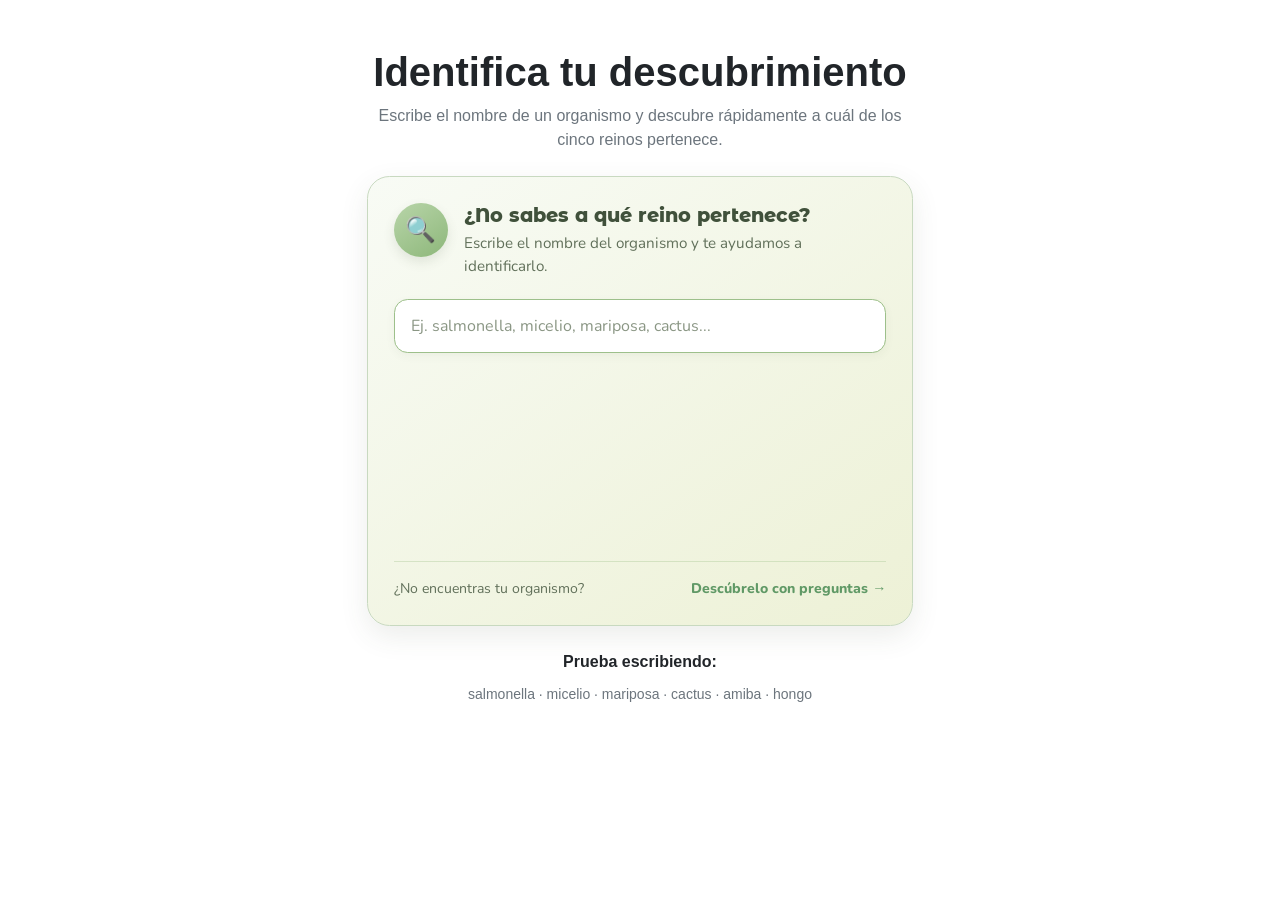
<file: src/main/resources/static/pages/buscar-reino.html>
<!doctype html>
<html lang="es">
<head>
  <meta charset="UTF-8" />
  <meta name="viewport" content="width=device-width, initial-scale=1.0" />
  <title>Identificador de Reinos | InstaRama</title>
  <!--TODO FUENTES -->
  <link rel="preconnect" href="https://fonts.googleapis.com" />
  <link rel="preconnect" href="https://fonts.gstatic.com" crossorigin />
  <link href="https://fonts.googleapis.com/css2?family=Montserrat+Alternates:wght@400;700;800&family=Nunito:wght@400;700&family=Onest:wght@400;700;800&display=swap" rel="stylesheet" />
  <!--TODO BOOTSTRAP -->
  <link href="https://cdn.jsdelivr.net/npm/bootstrap@5.3.8/dist/css/bootstrap.min.css" rel="stylesheet" />
  <!--? CSS IDENTIFICADOR DE REINOS -->
  <link rel="stylesheet" href="../assets/css/pages/identificacion-reinos.css" />
  <link rel="stylesheet" href="../assets/css/base/global.css" />
</head>
<body>
  <!--? CONTENEDOR PRINCIPAL -->
  <main class="container py-5">
    <div class="row justify-content-center">
      <div class="col-12 col-lg-8 col-xl-6">
        <!--? PRESENTACIÓN -->
        <div class="text-center mb-4">
          <h1 class="fw-bold">Identifica tu descubrimiento</h1>
          <p class="text-secondary">Escribe el nombre de un organismo y descubre rápidamente a cuál de los cinco reinos pertenece.</p>
        </div>
        <!--? IDENTIFICACIÓN RÁPIDA DEL REINO -->
        <aside class="identificador-reino">
          <div class="identificador-encabezado">
            <span class="identificador-icono">🔍</span>
            <div>
              <h6>¿No sabes a qué reino pertenece?</h6>
              <p>Escribe el nombre del organismo y te ayudamos a identificarlo.</p>
            </div>
          </div>
          <div class="identificador-buscador">
            <input type="text" id="inputBuscarReino" class="form-control" placeholder="Ej. salmonella, micelio, mariposa, cactus..." autocomplete="off" />
          </div>
          <div id="resultadoReino" class="resultado-reino d-none" aria-live="polite">
            <img id="imagenReinoDetectado" src="../assets/img/publicacion/imagenPredeterminada.png" alt="Ejemplo del reino identificado" class="resultado-reino-imagen" />
            <div class="resultado-reino-info">
              <span class="resultado-reino-etiqueta">Resultado probable</span>
              <strong id="nombreReinoDetectado">Reino</strong>
              <p id="descripcionReinoDetectado"></p>
            </div>
          </div>
          <div class="identificador-ayuda">
            <span>¿No encuentras tu organismo?</span>
            <a href="clasificacion.html#actividad">Descúbrelo con preguntas →</a>
          </div>
        </aside>
        <!--? FIN IDENTIFICACIÓN RÁPIDA DEL REINO -->
        <!--? EJEMPLOS PARA PROBAR -->
        <div class="mt-4 text-center">
          <p class="mb-2 fw-semibold">Prueba escribiendo:</p>
          <small class="text-secondary">salmonella · micelio · mariposa · cactus · amiba · hongo</small>
        </div>
      </div>
    </div>
  </main>
  <!--? JAVASCRIPT IDENTIFICADOR DE REINOS -->
  <script src="../assets/js/pages/identificacion-reinos.js"></script>
  <script src="../assets/js/core/main.js" type="module"></script>
</body>
</html>
</file>
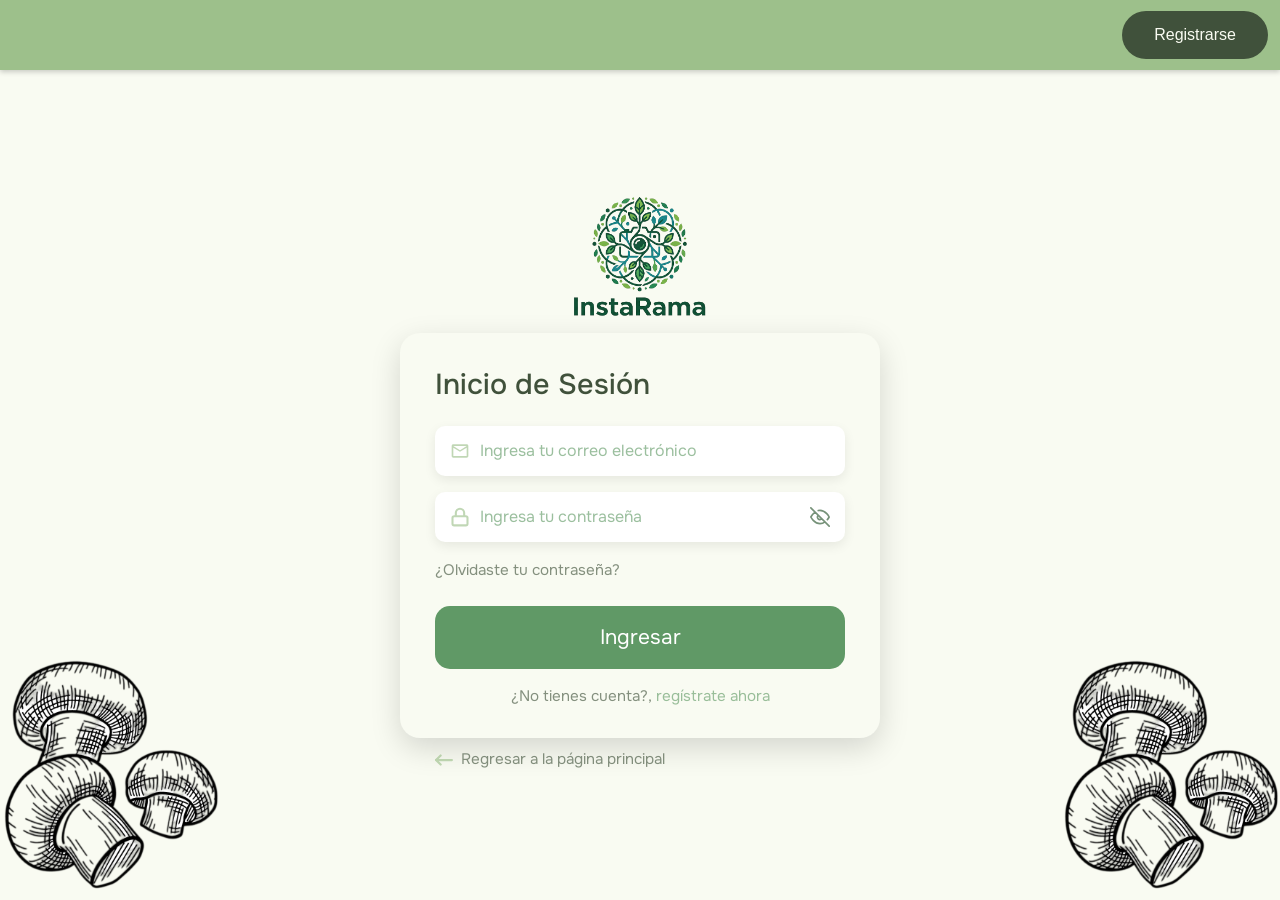
<file: src/main/resources/static/pages/login.html>
<!doctype html>
<html lang="es">
  <head>
    <meta charset="UTF-8" />
    <meta name="viewport" content="width=device-width, initial-scale=1.0" />
    <title>Iniciar Sesión InstaRama</title>

    <!-- TODO: Bootstrap 5 CSS -->
    <link
      href="https://cdn.jsdelivr.net/npm/bootstrap@5.3.0/dist/css/bootstrap.min.css"
      rel="stylesheet"
    />

    <!--TODO:  Google Fonts: Onest -->
    <link rel="preconnect" href="https://fonts.googleapis.com" />
    <link rel="preconnect" href="https://fonts.gstatic.com" crossorigin />
    <link
      href="https://fonts.googleapis.com/css2?family=Onest:wght@400;500;700&display=swap"
      rel="stylesheet"
    />

    <!-- TODO: CSS personalizado -->
    <link rel="stylesheet" href="../assets/css/base/contactanos.css" />
    <link rel="stylesheet" href="../assets/css/pages/login.css" />
    <link rel="stylesheet" href="../assets/css/base/paleta.css" />
    <link rel="stylesheet" href="../assets/css/base/global.css" />
  </head>

  <body>

    <!-- CONTENIDO PRINCIPAL -->
    <main class="main-content">
      <!-- LOGO Instarama-->
      <div class="logo-container">
        <a class="logo-link">
          <img
            src="../assets/img/logo/Logo contexto.svg"
            alt="Logo de InstaRama"
            class="logo-img"
          />
        </a>
      </div>

      <!-- TODO: TARJETA DE LOGIN -->
      <div class="login-card">
        <h2 class="form-title mb-4">Inicio de Sesión</h2>

        <form id="loginForm" action="" novalidate>
          <!-- Campo: Correo -->
          <div class="mb-3">
            <div class="input-group-custom">
              <img
                src="../assets/img/icons/icon-email.svg"
                alt="Email"
                class="input-icon"
              />
              <input
                type="email"
                class="form-control custom-input"
                id="email"
                placeholder="Ingresa tu correo electrónico"
                required
              />
            </div>
            <div id="emailError" class="text-danger small mt-1"></div>
          </div>

          <!-- Campo: Contraseña -->
          <div class="mb-3">
            <div class="input-group-custom">
              <img
                src="../assets/img/icons/icon-password.svg"
                alt="Password"
                class="input-icon"
              />
              <input
                type="password"
                class="form-control custom-input"
                id="password"
                placeholder="Ingresa tu contraseña"
                required
              />
              <button
                type="button"
                class="toggle-password"
                id="togglePassword"
                aria-label="Mostrar u ocultar contraseña"
              >
                <img
                  src="../assets/img/icons/ojo-cerrado.svg"
                  alt="Mostrar contraseña"
                  id="toggleIcon"
                  class="toggle-icon"
                />
              </button>
            </div>
            <div id="passwordError" class="text-danger small mt-1"></div>
          </div>

          <div id="alert-container" class="mb-3"></div>
          <!-- TODO:  Error general-->
          <div id="loginError" class="d-none mb-3" role="alert"></div>

          <!-- ¿Olvidaste tu contraseña? -->
          <div class="mb-4 text-start">
            <a class="forgot-link" href="./recuperarContrasena.html">¿Olvidaste tu contraseña?</a>
          </div>

          <!-- Botón Ingresar -->
          <div class="d-grid gap-2 mb-3">
            <button type="submit" class="btn custom-btn">Ingresar</button>
          </div>

          <!-- ¿No tienes cuenta? -->
          <p class="register-text text-center mb-0">
            ¿No tienes cuenta?,
            <a href="#" id="registerLink" class="register-link"
              >regístrate ahora</a
            >
          </p>
        </form>
      </div>

      <!-- TODO: Regresar a la página principal -->
      <div class="back-container">
        <a href="../index.html" class="back-link">
          <img
            src="../assets/img/icons/icon-arrow.svg"
            alt="Arrow"
            class="back-icon"
          />
          Regresar a la página principal
        </a>
      </div>
    </main>

    <!-- TODO: Decoración: Hongos-->
    <img
      src="../assets/img/icons/hongo-izquierda.svg"
      alt=""
      class="hongo hongo-izquierda"
    />
    <img
      src="../assets/img/icons/hongo-derecha.svg"
      alt=""
      class="hongo hongo-derecha"
    />

    <!-- TODO: Bootstrap 5 JS -->
    <script src="https://cdn.jsdelivr.net/npm/bootstrap@5.3.0/dist/js/bootstrap.bundle.min.js"></script>
    <script type="module" src="../assets/js/pages/login.js"></script>
    <script src="../assets/js/core/main.js" type="module"></script>
    <script src="../assets/js/core/render.js" type="module"></script>
  </body>
</html>
</file>
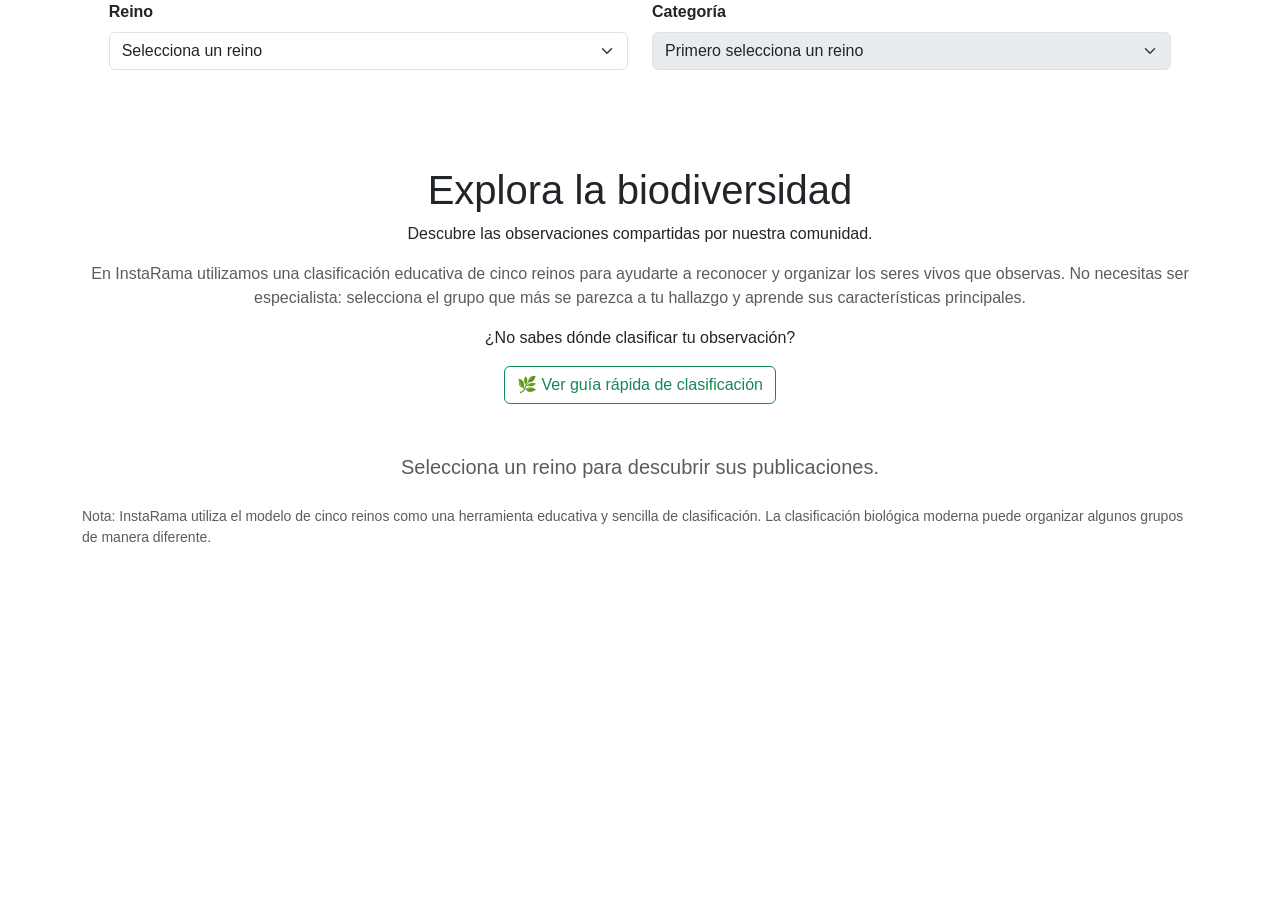
<file: src/main/resources/static/pages/objetos.html>
<!DOCTYPE html>
<html lang="en">
<head>
    <meta charset="UTF-8">
    <meta name="viewport" content="width=device-width, initial-scale=1.0">
    <title>Feed | InstaRama</title>

    </head>

<body>

<!--Demostración de publicaciones y aprende la clasificación de reinos-->
<div class="row justify-content-center mb-5">
    <div class="col-12 col-md-5">
        <label
            for="filtro-reino"
            class="form-label fw-bold">
            Reino
        </label>

        <select
            id="filtro-reino"
            class="form-select">
            <option value="">
                Selecciona un reino
            </option>
            <option value="1">Monera</option>
            <option value="2">Protista</option>
            <option value="3">Fungi</option>
            <option value="4">Plantae</option>
            <option value="5">Animalia</option>
        </select>

    </div>

    <div class="col-12 col-md-5">
        <label
            for="filtro-categoria"
            class="form-label fw-bold">
            Categoría
        </label>
        <select
            id="filtro-categoria"
            class="form-select"
            disabled>
            <option value="">
                Primero selecciona un reino
            </option>
        </select>
    </div>

</div>
 <link
        href="https://cdn.jsdelivr.net/npm/bootstrap@5.3.3/dist/css/bootstrap.min.css"
        rel="stylesheet"
    >
    <link rel="stylesheet" href="../assets/css/pages/objetos.css">
  <link rel="stylesheet" href="../assets/css/base/global.css" />
</head>
<body>
     <main class="container py-5">
        <div class="text-center mb-5">
            <h1>Explora la biodiversidad</h1>
            <p>
                Descubre las observaciones compartidas por nuestra comunidad.
            </p> 

<p class="text-muted">
    En InstaRama utilizamos una clasificación educativa de cinco reinos
    para ayudarte a reconocer y organizar los seres vivos que observas.
    No necesitas ser especialista: selecciona el grupo que más se parezca
    a tu hallazgo y aprende sus características principales.
</p>

<p class="text-center">
    ¿No sabes dónde clasificar tu observación?
</p>

<div class="text-center mb-4">
    <button
        class="btn btn-outline-success"
        type="button"
        data-bs-toggle="collapse"
        data-bs-target="#guiaClasificacion">
        🌿 Ver guía rápida de clasificación
    </button>
</div>

<div class="collapse" id="guiaClasificacion">
    <div class="accordion mb-5" id="accordionReinos">
        <!-- MONERA -->
        <div class="accordion-item">
            <h2 class="accordion-header">
                <button
                    class="accordion-button collapsed"
                    type="button"
                    data-bs-toggle="collapse"
                    data-bs-target="#monera">
                    🦠 Reino Monera
                </button>
            </h2>
            <div
                id="monera"
                class="accordion-collapse collapse"
                data-bs-parent="#accordionReinos">
                <div class="accordion-body">
                    <p>
                        Organismos microscópicos formados generalmente por
                        una sola célula y sin un núcleo verdadero.
                    </p>
                    <strong>Bacterias</strong>
                    <p>
                        Microorganismos unicelulares presentes en el suelo,
                        agua, aire y otros seres vivos.
                    </p>
                    <strong>Cianobacterias</strong>
                    <p>
                        Bacterias capaces de realizar fotosíntesis.
                        Suelen encontrarse en ambientes acuáticos o húmedos.
                    </p>
                </div>
            </div>
        </div>


        <!-- PROTISTA -->
        <div class="accordion-item">
            <h2 class="accordion-header">
                <button
                    class="accordion-button collapsed"
                    type="button"
                    data-bs-toggle="collapse"
                    data-bs-target="#protista">
                    🔬 Reino Protista
                </button>
            </h2>
            <div
                id="protista"
                class="accordion-collapse collapse"
                data-bs-parent="#accordionReinos">
                <div class="accordion-body">
                   <p>
                        Grupo educativo que incluye organismos principalmente
                        microscópicos que viven con frecuencia en ambientes
                        acuáticos o húmedos.
                    </p>
                    <strong>Protozoarios</strong>
                    <p>
                        Organismos microscópicos que pueden desplazarse mediante
                        cilios, flagelos u otras estructuras.
                    </p>
                    <strong>Algas microscópicas</strong>
                    <p>
                        Organismos acuáticos microscópicos capaces de realizar
                        fotosíntesis.
                    </p>
                </div>
            </div>
        </div>


        <!-- FUNGI -->
        <div class="accordion-item">
            <h2 class="accordion-header">
                <button
                    class="accordion-button collapsed"
                    type="button"
                    data-bs-toggle="collapse"
                    data-bs-target="#fungi">
                    🍄 Reino Fungi
                </button>
            </h2>
            <div
                id="fungi"
                class="accordion-collapse collapse"
                data-bs-parent="#accordionReinos">
                <div class="accordion-body">
                    <p>
                        Los hongos obtienen sus nutrientes absorbiendo materia
                        orgánica. Son muy importantes en la descomposición y
                        reciclaje de nutrientes.
                    </p>
                    <strong>Hongos macroscópicos</strong>
                    <p>
                        Son aquellos que podemos observar a simple vista,
                        como muchas setas.
                    </p>
                    <strong>Mohos</strong>
                    <p>
                        Forman estructuras filamentosas y suelen crecer sobre
                        materia orgánica húmeda.
                    </p>
                    <strong>Levaduras</strong>
                    <p>
                        Hongos unicelulares microscópicos.
                    </p>
                </div>
            </div>
        </div>


        <!-- PLANTAE -->
        <div class="accordion-item">
            <h2 class="accordion-header">
                <button
                    class="accordion-button collapsed"
                    type="button"
                    data-bs-toggle="collapse"
                    data-bs-target="#plantae">

                    🌿 Reino Plantae
               </button>
            </h2>

            <div
                id="plantae"
                class="accordion-collapse collapse"
               data-bs-parent="#accordionReinos">
                <div class="accordion-body">
                    <p>
                        Las plantas realizan fotosíntesis y producen gran parte
                        del oxígeno y alimento que sostiene los ecosistemas.
                    </p>
                    <strong>Musgos / Briófitas</strong>
                    <p>
                        Plantas pequeñas, sin flores ni semillas.
                        Se reproducen mediante esporas y suelen crecer en lugares húmedos.
                    </p>
                    <strong>Helechos / Pteridófitas</strong>
                    <p>
                        Tienen raíces, tallos y hojas verdaderas, pero no producen
                        flores ni semillas. Se reproducen mediante esporas.
                    </p>
                    <strong>Gimnospermas</strong>
                    <p>
                        Plantas con semillas que no están encerradas dentro de un fruto.
                        Los pinos son un ejemplo típico y producen conos.
                    </p>
                    <strong>Angiospermas</strong>
                    <p>
                        Son las plantas con flores. Sus semillas se desarrollan
                        dentro de frutos. Ejemplos: girasoles, árboles frutales
                        y muchas plantas de jardín.
                    </p>
                </div>
            </div>
        </div>
        <!-- ANIMALIA -->
        <div class="accordion-item">
            <h2 class="accordion-header">
                <button
                    class="accordion-button collapsed"
                    type="button"
                    data-bs-toggle="collapse"
                    data-bs-target="#animalia">
                    🐾 Reino Animalia
                </button>
            </h2>
            <div
                id="animalia"
                class="accordion-collapse collapse"
                data-bs-parent="#accordionReinos">
                <div class="accordion-body">
                    <p>
                        Los animales son organismos multicelulares que obtienen
                        alimento de otros seres vivos. Para facilitar su
                        identificación los dividimos en vertebrados e invertebrados.
                    </p>
                    <h5>Vertebrados</h5>
                    <strong>🐻 Mamíferos</strong>
                    <p>
                        Tienen pelo en alguna etapa de su vida, respiran mediante
                        pulmones y las hembras producen leche para alimentar a sus crías.
                    </p>
                    <strong>🐦 Aves</strong>
                    <p>
                        Tienen plumas, pico, alas y ponen huevos.
                        Muchas especies voladoras poseen un esternón con una
                        quilla desarrollada donde se insertan músculos del vuelo.
                    </p>
                    <strong>🦎 Reptiles</strong>
                    <p>
                        Generalmente presentan piel cubierta de escamas,
                        respiran mediante pulmones y regulan su temperatura
                        principalmente utilizando el ambiente.
                    </p>
                    <strong>🐸 Anfibios</strong>
                    <p>
                        Suelen tener piel húmeda y muchas especies pasan una
                        parte de su ciclo de vida en el agua y otra en tierra.
                    </p>
                    <strong>🐟 Peces</strong>
                    <p>
                        Viven en ambientes acuáticos, poseen aletas y generalmente
                        respiran mediante branquias.
                    </p>
                    <h5 class="mt-4">Invertebrados</h5>
                    <strong>🐞 Insectos</strong>
                    <p>
                        Tienen seis patas, dos antenas y el cuerpo dividido
                        en cabeza, tórax y abdomen.
                    </p>
                    <strong>🕷️ Arácnidos</strong>
                    <p>
                        Tienen ocho patas y no poseen antenas.
                        Aquí encontramos arañas, escorpiones y ácaros.
                    </p>
                    <strong>🦀 Crustáceos</strong>
                    <p>
                        Poseen un exoesqueleto y muchos viven en ambientes acuáticos.
                        Ejemplos: cangrejos y camarones.
                    </p>
                    <strong>🐌 Moluscos</strong>
                    <p>
                        Tienen cuerpo blando y algunos poseen concha.
                        Ejemplos: caracoles, almejas y pulpos.
                    </p>
                    <strong>🪱 Anélidos</strong>
                    <p>
                        Su cuerpo está dividido en segmentos.
                        Las lombrices son un ejemplo conocido.
                    </p>
                    <strong>⭐ Equinodermos</strong>
                    <p>
                        Son exclusivamente marinos. Incluyen estrellas de mar
                        y erizos.
                    </p>
                    <strong>Otros invertebrados</strong>
                    <p>
                        Aquí se pueden colocar organismos que no correspondan
                        claramente con los grupos anteriores.
                    </p>
                </div>
            </div>
        </div>
    </div>
</div>
    
</p>


        </div>
        <!-- Aquí JavaScript las publicaci ones-->

      <p
    id="mensaje-filtro"
    class="text-center text-muted fs-5">
    Selecciona un reino para descubrir sus publicaciones.
</p>  

<p class="small text-muted mt-4">
    Nota: InstaRama utiliza el modelo de cinco reinos como una herramienta
    educativa y sencilla de clasificación. La clasificación biológica moderna
    puede organizar algunos grupos de manera diferente.
</p>
        <div
            id="lista-publicaciones"
            class="row row-cols-1 row-cols-md-2  g-4">
        </div>
    </main>
  <!-- 1. Primero cargamos las categorías -->
<script src="../assets/js/pages/categorias.js"></script>

<!-- 2. Después cargamos las publicaciones -->
<script src="../assets/js/pages/objetos_publicacion.js"></script>

<!-- 3. Finalmente cargamos la lógica del feed -->
<script src="../assets/js/pages/feed_objeto.js"></script>

<!-- Bootstrap -->
<script
    src="https://cdn.jsdelivr.net/npm/bootstrap@5.3.3/dist/js/bootstrap.bundle.min.js">
</script>
<script src="../assets/js/core/render.js" type="module"></script>
  <script src="../assets/js/core/main.js" type="module"></script>
</body>
</html>
</file>
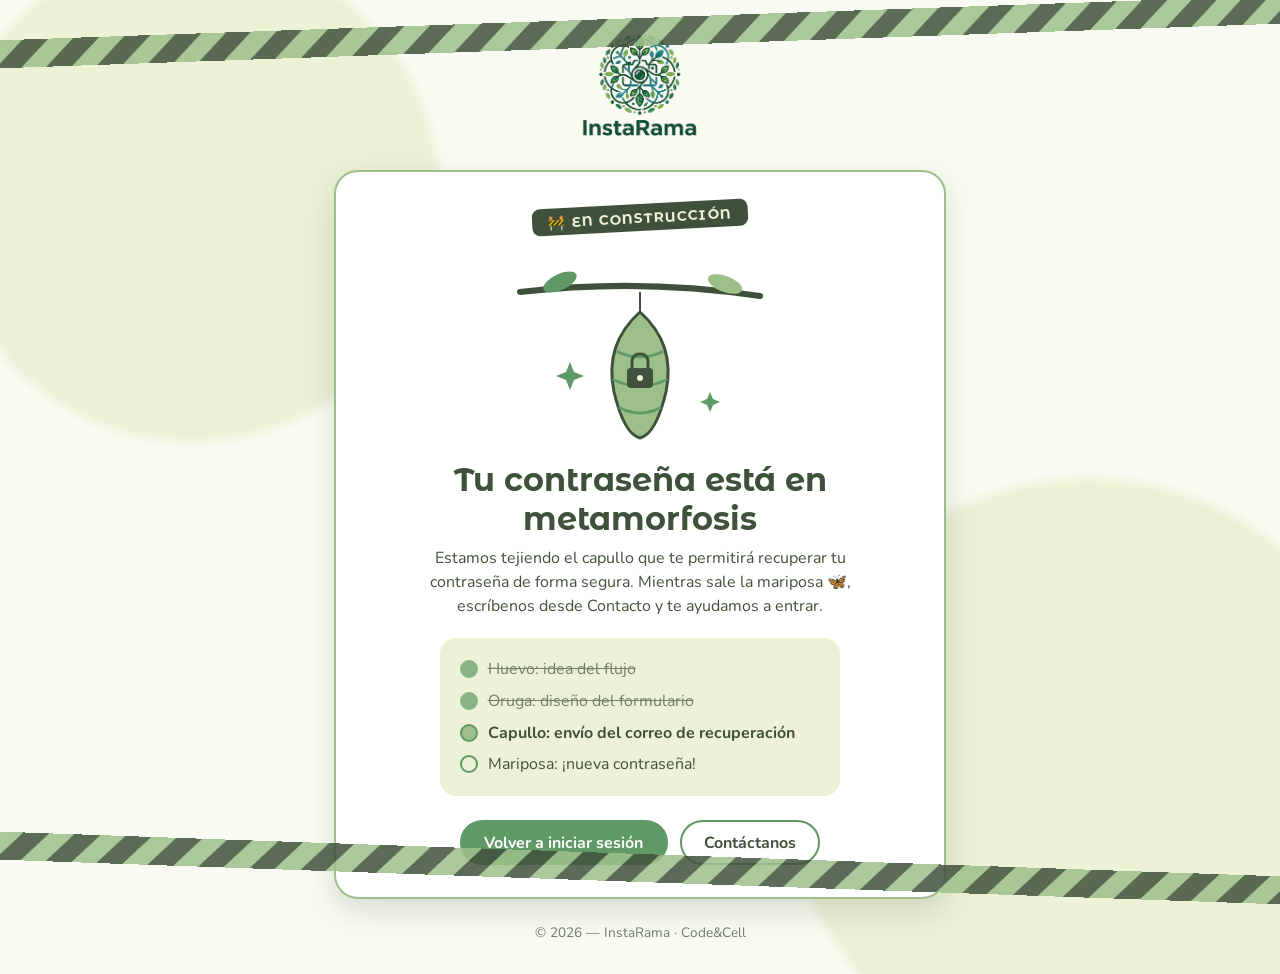
<file: src/main/resources/static/pages/recuperarContrasena.html>
<!doctype html>
<html lang="es">

<head>
  <meta charset="UTF-8" />
  <meta name="viewport" content="width=device-width, initial-scale=1.0" />
  <title>Recuperar contraseña | InstaRama</title>

  <link rel="preconnect" href="https://fonts.googleapis.com" />
  <link rel="preconnect" href="https://fonts.gstatic.com" crossorigin />
  <link
    href="https://fonts.googleapis.com/css2?family=Montserrat+Alternates:wght@500;600;700&family=Nunito:wght@400;600;700&display=swap"
    rel="stylesheet" />

  <link rel="stylesheet" href="../assets/css/base/paleta.css" />
  <link rel="stylesheet" href="../assets/css/base/global.css" />
  <link rel="stylesheet" href="../assets/css/pages/en-construccion.css" />
</head>

<body class="obra">
  <div class="obra-cinta obra-cinta--arriba" aria-hidden="true"></div>

  <a href="../index.html">
    <img src="../assets/img/logo/Logo contexto.svg" alt="Logo de InstaRama" class="obra-logo" />
  </a>

  <main class="obra-tarjeta">
    <span class="obra-letrero">🚧 En construcción</span>

    <!-- Capullo con candado colgando de una rama: la contraseña está en metamorfosis -->
    <svg class="obra-ilustracion" viewBox="0 0 260 200" role="img"
      aria-label="Un capullo con un candado colgando de una rama">
      <!-- Rama -->
      <path d="M10 40 Q130 26 250 44" fill="none" stroke="var(--ir-verde-oscuro)" stroke-width="6"
        stroke-linecap="round" />
      <ellipse cx="50" cy="30" rx="18" ry="8" fill="var(--ir-verde)" transform="rotate(-25 50 30)" />
      <ellipse cx="215" cy="32" rx="18" ry="8" fill="var(--ir-verde-claro)" transform="rotate(20 215 32)" />

      <!-- Capullo -->
      <g class="capullo">
        <line x1="130" y1="40" x2="130" y2="62" stroke="var(--ir-verde-oscuro)" stroke-width="2" />
        <path d="M130 60 Q166 92 156 140 Q146 182 130 186 Q114 182 104 140 Q94 92 130 60 Z"
          fill="var(--ir-verde-claro)" stroke="var(--ir-verde-oscuro)" stroke-width="3" />
        <path d="M108 100 Q130 110 152 100 M104 128 Q130 140 156 128 M110 156 Q130 166 150 156" fill="none"
          stroke="var(--ir-verde)" stroke-width="3" stroke-linecap="round" />
        <!-- Candado -->
        <path d="M122 118 V110 Q122 102 130 102 Q138 102 138 110 V118" fill="none" stroke="var(--ir-verde-oscuro)"
          stroke-width="3" />
        <rect x="117" y="116" width="26" height="20" rx="4" fill="var(--ir-verde-oscuro)" />
        <circle cx="130" cy="126" r="3" fill="var(--ir-crema)" />
      </g>

      <!-- Destellos -->
      <g class="destello" fill="var(--ir-verde)">
        <path d="M60 110 l4 10 l10 4 l-10 4 l-4 10 l-4 -10 l-10 -4 l10 -4 Z" />
        <path d="M200 140 l3 7 l7 3 l-7 3 l-3 7 l-3 -7 l-7 -3 l7 -3 Z" />
      </g>
    </svg>

    <h1 class="obra-titulo">Tu contraseña está en metamorfosis</h1>
    <p class="obra-texto">
      Estamos tejiendo el capullo que te permitirá recuperar tu contraseña de forma segura.
      Mientras sale la mariposa 🦋, escríbenos desde Contacto y te ayudamos a entrar.
    </p>

    <ul class="obra-avance" aria-label="Avance de la sección">
      <li class="hecho">Huevo: idea del flujo</li>
      <li class="hecho">Oruga: diseño del formulario</li>
      <li class="en-curso">Capullo: envío del correo de recuperación</li>
      <li>Mariposa: ¡nueva contraseña!</li>
    </ul>

    <div class="obra-acciones">
      <a href="./login.html" class="obra-btn obra-btn--principal">Volver a iniciar sesión</a>
      <a href="./contacto.html" class="obra-btn obra-btn--secundario">Contáctanos</a>
    </div>
  </main>

  <p class="obra-pie">© 2026 — InstaRama · Code&amp;Cell</p>

  <div class="obra-cinta obra-cinta--abajo" aria-hidden="true"></div>

  <script src="../assets/js/core/main.js" type="module"></script>
</body>

</html>
</file>
<file: src/main/resources/static/assets/css/pages/identificacion-reinos.css>
/* =========================================================
   IDENTIFICACIÓN RÁPIDA DE REINOS
   ========================================================= */
.identificador-reino{
  width:100%;
  max-width:none;
  height:100%;
  min-height:100%;
  flex:1;
  margin:0;
  padding:1.6rem;
  align-self:stretch;
  display:flex;
  flex-direction:column;
  border:1px solid #C8D9C0;
  border-radius:1.4rem;
  background:linear-gradient(145deg,#F8FBF5 0%,#EDF1D6 100%);
  box-shadow:0 10px 28px rgba(64,81,59,0.10);
}
/* =========================================================
   ENCABEZADO
   ========================================================= */
.identificador-encabezado{
  display:flex;
  align-items:flex-start;
  gap:1rem;
  margin-bottom:1.3rem;
}
.identificador-icono{
  width:3.4rem;
  height:3.4rem;
  display:grid;
  place-items:center;
  flex-shrink:0;
  border-radius:50%;
  background:linear-gradient(145deg,#B8D5A9,#8DB77A);
  font-size:1.55rem;
  box-shadow:0 5px 12px rgba(64,81,59,0.12);
}
.identificador-encabezado h6{
  margin:0 0 0.3rem;
  color:#40513B;
  font-family:"Montserrat Alternates",sans-serif;
  font-size:1.2rem;
  font-weight:800;
  line-height:1.3;
}
.identificador-encabezado p{
  margin:0;
  color:#61705A;
  font-family:"Nunito",sans-serif;
  font-size:0.95rem;
  line-height:1.5;
}
/* =========================================================
   BUSCADOR
   ========================================================= */
.identificador-buscador{
  width:100%;
}
.identificador-buscador .form-control{
  width:100%;
  min-height:3.4rem;
  padding:0.8rem 1rem;
  border:1px solid #9DC08B;
  border-radius:0.85rem;
  background-color:#FFFFFF;
  color:#40513B;
  font-family:"Nunito",sans-serif;
  font-size:1rem;
  box-shadow:0 3px 10px rgba(64,81,59,0.05);
  transition:border-color 0.25s ease,box-shadow 0.25s ease;
}
.identificador-buscador .form-control::placeholder{
  color:#8A9684;
}
.identificador-buscador .form-control:focus{
  border-color:#609966;
  outline:none;
  box-shadow:0 0 0 0.2rem rgba(96,153,102,0.15);
}
/* =========================================================
   ESTADO INICIAL DEL IDENTIFICADOR
   ========================================================= */
.estado-inicial-reino{
  min-height:20rem;
  margin-top:1.3rem;
  padding:1.4rem;
  display:flex;
  flex-direction:column;
  align-items:center;
  justify-content:center;
  border:1px dashed #B7CDAE;
  border-radius:1.1rem;
  background-color:rgba(255,255,255,0.55);
  text-align:center;
}
.estado-inicial-icono{
  width:4.2rem;
  height:4.2rem;
  display:grid;
  place-items:center;
  margin:0 auto 0.8rem;
  border-radius:50%;
  background:linear-gradient(145deg,#EDF1D6,#DDE9C9);
  font-size:2rem;
  box-shadow:0 5px 14px rgba(64,81,59,0.08);
}
.estado-inicial-reino h6{
  margin:0 0 0.4rem;
  color:#40513B;
  font-family:"Montserrat Alternates",sans-serif;
  font-size:1.1rem;
  font-weight:800;
}
.estado-inicial-reino p{
  margin:0 0 1rem;
  color:#61705A;
  font-family:"Nunito",sans-serif;
  font-size:0.9rem;
}
/* =========================================================
   BOTONES DE EJEMPLOS
   ========================================================= */
.ejemplos-reinos{
  display:flex;
  flex-wrap:wrap;
  justify-content:center;
  gap:0.6rem;
  margin-bottom:1rem;
}
.ejemplo-reino{
  display:inline-flex;
  align-items:center;
  justify-content:center;
  gap:0.35rem;
  min-height:2.4rem;
  padding:0.5rem 0.8rem;
  border:1px solid #9DC08B;
  border-radius:50px;
  background-color:#FFFFFF;
  color:#40513B;
  font-family:"Nunito",sans-serif;
  font-size:0.85rem;
  font-weight:700;
  cursor:pointer;
  box-shadow:0 3px 8px rgba(64,81,59,0.06);
  transition:all 0.25s ease;
}
.ejemplo-reino:hover{
  border-color:#609966;
  background-color:#609966;
  color:#FFFFFF;
  transform:translateY(-2px);
  box-shadow:0 6px 14px rgba(64,81,59,0.14);
}
.ejemplo-reino:active{
  transform:translateY(0);
}
.estado-inicial-reino small{
  display:block;
  color:#7A8874;
  font-family:"Nunito",sans-serif;
  font-size:0.8rem;
  line-height:1.4;
}
/* =========================================================
   OCULTAR ESTADO INICIAL CUANDO HAY RESULTADO
   ========================================================= */
.identificador-reino:has(.resultado-reino:not(.d-none)) .estado-inicial-reino{
  display:none;
}
/* =========================================================
   RESULTADO DEL REINO
   ========================================================= */
.resultado-reino{
  min-height:20rem;
  grid-template-columns:9rem 1fr;
  align-items:center;
  gap:1.3rem;
  margin-top:1.3rem;
  padding:1.3rem;
  border:1px solid rgba(96,153,102,0.3);
  border-radius:1.1rem;
  background-color:#FFFFFF;
  box-shadow:0 7px 20px rgba(64,81,59,0.08);
}
.resultado-reino:not(.d-none){
  display:grid;
}
.resultado-reino-imagen{
  width:9rem;
  height:9rem;
  display:block;
  object-fit:cover;
  object-position:center;
  border:2px solid #DCE8D5;
  border-radius:1rem;
  background-color:#F4F7F1;
  box-shadow:0 5px 14px rgba(64,81,59,0.12);
}
.resultado-reino-info{
  min-width:0;
}
.resultado-reino-etiqueta{
  display:block;
  margin-bottom:0.3rem;
  color:#609966;
  font-family:"Onest",sans-serif;
  font-size:0.82rem;
  font-weight:800;
  letter-spacing:0.03rem;
  text-transform:uppercase;
}
.resultado-reino-info strong{
  display:block;
  margin-bottom:0.45rem;
  color:#40513B;
  font-family:"Montserrat Alternates",sans-serif;
  font-size:1.45rem;
  font-weight:800;
  line-height:1.2;
}
.resultado-reino-info p{
  margin:0;
  color:#61705A;
  font-family:"Nunito",sans-serif;
  font-size:0.95rem;
  line-height:1.5;
}
/* =========================================================
   AYUDA Y ENLACE
   ========================================================= */
.identificador-ayuda{
  display:flex;
  flex-wrap:wrap;
  align-items:center;
  justify-content:space-between;
  gap:0.6rem;
  margin-top:auto;
  padding-top:1rem;
  border-top:1px solid rgba(157,192,139,0.35);
  font-family:"Nunito",sans-serif;
  font-size:0.88rem;
}
.identificador-ayuda span{
  color:#61705A;
}
.identificador-ayuda a{
  color:#609966;
  font-weight:800;
  text-decoration:none;
  transition:color 0.25s ease;
}
.identificador-ayuda a:hover{
  color:#40513B;
  text-decoration:underline;
}
/* =========================================================
   POSICIÓN JUNTO AL FORMULARIO
   MISMA ALTURA PARA AMBAS COLUMNAS
   ========================================================= */
.fondo-responsivo .row.justify-content-center{
  align-items:stretch;
  gap:1.5rem;
}
.fondo-responsivo .row.justify-content-center>.col-12{
  display:flex;
}
.fondo-responsivo .row.justify-content-center>.col-12>.card{
  width:100%;
  height:100%;
}
/* =========================================================
   RESPONSIVE TABLET
   ========================================================= */
@media(max-width:992px){
  .fondo-responsivo .row.justify-content-center{
    align-items:flex-start;
  }
  .fondo-responsivo .row.justify-content-center>.col-12{
    display:block;
  }
  .fondo-responsivo .row.justify-content-center>.col-12>.card{
    height:auto;
  }
  .identificador-reino{
    width:100%;
    max-width:100%;
    height:auto;
    min-height:auto;
    margin-top:1.5rem;
  }
  .identificador-ayuda{
    margin-top:1.1rem;
  }
}
/* =========================================================
   RESPONSIVE CELULAR
   ========================================================= */
@media(max-width:36rem){
  .identificador-reino{
    max-width:100%;
    padding:1.2rem;
    border-radius:1rem;
  }
  .identificador-encabezado{
    gap:0.8rem;
    margin-bottom:1rem;
  }
  .identificador-icono{
    width:2.9rem;
    height:2.9rem;
    font-size:1.3rem;
  }
  .identificador-encabezado h6{
    font-size:1.05rem;
  }
  .identificador-encabezado p{
    font-size:0.88rem;
  }
  .identificador-buscador .form-control{
    min-height:3rem;
    font-size:0.92rem;
  }
  .estado-inicial-reino{
    min-height:18rem;
    padding:1.1rem 0.8rem;
  }
  .estado-inicial-icono{
    width:3.5rem;
    height:3.5rem;
    font-size:1.7rem;
  }
  .ejemplos-reinos{
    gap:0.45rem;
  }
  .ejemplo-reino{
    min-height:2.2rem;
    padding:0.45rem 0.7rem;
    font-size:0.8rem;
  }
  .resultado-reino{
    min-height:18rem;
    grid-template-columns:7rem 1fr;
    gap:1rem;
    padding:1rem;
  }
  .resultado-reino-imagen{
    width:7rem;
    height:7rem;
  }
  .resultado-reino-info strong{
    font-size:1.15rem;
  }
  .resultado-reino-info p{
    font-size:0.88rem;
  }
  .resultado-reino-etiqueta{
    font-size:0.72rem;
  }
  .identificador-ayuda{
    flex-direction:column;
    align-items:flex-start;
    font-size:0.83rem;
  }
}
/* =========================================================
   RESPONSIVE CELULAR PEQUEÑO
   ========================================================= */
@media(max-width:24rem){
  .identificador-reino{
    padding:1rem;
  }
  .identificador-encabezado{
    flex-direction:column;
  }
  .estado-inicial-reino{
    min-height:auto;
    text-align:center;
  }
  .ejemplos-reinos{
    flex-direction:column;
    width:100%;
  }
  .ejemplo-reino{
    width:100%;
  }
  .resultado-reino{
    min-height:auto;
    grid-template-columns:1fr;
    text-align:center;
  }
  .resultado-reino-imagen{
    width:8rem;
    height:8rem;
    margin-inline:auto;
  }
  .resultado-reino-info strong{
    font-size:1.25rem;
  }
}
</file>
<file: src/main/resources/static/assets/css/base/global.css>
/* ==========================================
   ESTILOS GENERALES
   Todos los HTML
   ========================================== */

body {
  margin: 0;
  padding: 0;
  font-family: Arial, sans-serif;
}

/* ==========================================
   CURSOR DE PERSONAJE
   ========================================== */

/* Ocultar el cursor normal */

body.cursor-personaje,
body.cursor-personaje * {
  cursor: none !important;
}

/* Contenedor del cursor: su esquina (0,0) es la punta de la flecha */

#personaje-cursor {
  position: fixed;
  left: 0;
  top: 0;
  width: 0;
  height: 0;

  pointer-events: none;
  z-index: 10000;

  opacity: 0;
  transition: opacity 0.2s ease;
  will-change: transform;
}

#personaje-cursor.visible {
  opacity: 1;
}

/* Flecha */

#personaje-cursor .punta {
  position: absolute;
  left: -1px;
  top: -1px;
  width: 20px;
  height: 24px;
  z-index: 2;

  transform-origin: 1px 1px;
  filter: drop-shadow(0 1px 1.5px rgba(0, 0, 0, 0.45));
  transition: transform 0.15s ease;
}

#personaje-cursor .punta path {
  fill: var(--ir-verde-oscuro, #40513b);
  stroke: var(--ir-fondo, #f9fbf2);
  stroke-width: 1.6;
  stroke-linejoin: round;
  transition: fill 0.15s ease;
}

/* Personaje debajo de la flecha */

#personaje-cursor img {
  position: absolute;
  left: 8px;
  top: 12px;
  width: 50px;
  height: 50px;
  z-index: 1;

  object-fit: contain;
  filter: drop-shadow(0 3px 4px rgba(0, 0, 0, 0.3));
  transition: transform 0.15s ease;
}

/* Sobre algo que se puede hacer clic: la punta cambia de color y crece */

#personaje-cursor.sobre-clic .punta {
  transform: scale(1.18);
}

#personaje-cursor.sobre-clic .punta path {
  fill: var(--ir-verde-claro, #9dc08b);
  stroke: var(--ir-verde-oscuro, #40513b);
}

#personaje-cursor.sobre-clic img {
  transform: rotate(-8deg) scale(1.05);
}

/* Al presionar */

#personaje-cursor.presionado .punta {
  transform: scale(0.85);
}

#personaje-cursor.presionado img {
  transform: scale(0.9);
}

/* ==========================================
   CONFETI
   ========================================== */

.confeti {
  position: fixed;

  pointer-events: none;

  z-index: 9999;

  animation: confeti 1.2s ease-out forwards;
}

/* Animación del confeti */

@keyframes confeti {
  0% {
    opacity: 1;

    transform: translate(0, 0) rotate(0deg);
  }

  100% {
    opacity: 0;

    transform: translate(var(--movimiento-x), var(--movimiento-y))
      rotate(var(--rotacion));
  }
}
</file>
<file: src/main/resources/static/assets/css/base/contactanos.css>
:root {
  /*fuentes*/
  --fuente-montserrat: "Montserrat Alternates", sans-serif;
  --fuente-onest: "Onest", sans-serif;
  --fuente--nunito: "Nunito", sans-serif;
  /*colores*/
  --verde-oscuro: #40513b;
  --verde-medio: #609966;
  --verde-claro: #9dc08b;
  --verde-suave: #edf1d6;
  --blanco-calido: #f9fbf2;
  --blanco: #ffffff;
  --color-texto-claro: #f9fbf2;

  /* --- Verdes principales --- */
  --color-verde-navbar: var(--verde-claro);
  --color-verde-1: #93c17c;
  --color-verde-1-hover: #7da869;
  --color-verde-2: #255f38;
  --color-verde-2-hover: #1a4227;
  --color-verde-borde: #4a5c40;
}

body {
  background-color: var(--blanco-calido);
}

.contenedor {
  max-width: 560px;
  margin: 40px auto;
  padding: 0 20px;
}

h1 {
  font-family: var(--fuente-montserrat);
  font-weight: 700;
  color: var(--verde-medio);
  margin-bottom: 15px;
}

.contenedor > p {
  font-family: var(--fuente--nunito);
  color: var(--verde-oscuro);
  text-align: center;
  line-height: 1.5;
  margin-bottom: 25px;
}

.btn-form {
  background-color: var(--verde-medio);
  color: var(--blanco);
  border: none;
  border-radius: 8px;
  padding: 10px;
  font-family: var(--fuente-onest);
  font-weight: 600;
}

.btn-form:hover {
  background-color: var(--verde-oscuro);
  color: var(--blanco);
}

form.border {
  background-color: var(--blanco);
  border: 1px solid var(--verde-claro) !important;
  border-radius: 15px;
  padding: 30px !important;
  box-shadow: 0 4px 12px rgba(64, 81, 59, 0.12);
}

.form-label {
  font-family: var(--fuente-onest);
  font-weight: 600;
  color: var(--verde-oscuro);
}

.form-control,
.form-select {
  font-family: var(--fuente-onest);
  border: 1px solid var(--verde-claro);
  border-radius: 8px;
  color: var(--verde-oscuro);
}

.form-control:focus,
.form-select:focus {
  border-color: var(--verde-medio);
  box-shadow: 0 0 0 3px rgba(157, 192, 139, 0.25);
}

/*todo: Navbar personalizada */
.navbar-custom {
  background-color: var(--color-verde-navbar);
  padding-top: 15px;
  padding-bottom: 15px;
  box-shadow: var(--sombra-suave);
}

.logo {
  height: 60px;
  width: auto;
}

/* * =========================================
   * ENLACES CENTRALES (Inicio, Acerca de, etc.)
   * ========================================= */

.navbar-custom .nav-link {
  font-family: Arial, sans-serif;
  color: var(--verde-oscuro);
  font-size: 16px;
  font-weight: 500;
  padding-bottom: 5px;
  /*padding: 8px 5px;*/
  position: relative;
  border-bottom: 3px solid transparent;
  transition: all 0.3s ease;
}

.navbar-custom .nav-link::after {
  content: "";
  position: absolute;
  width: 0%; /* Empieza sin ancho */
  height: 3px; /* Grosor de la línea */
  bottom: 0;
  left: 50%;
  background-color: var(--color-verde-borde);
  transition: all 0.3s ease;
  transform: translateX(-50%);
  border-radius: 5px;
}

.navbar-custom .nav-link:hover {
  color: var(--blanco);
}

.navbar-custom .nav-link:hover::after {
  width: 100%; /* La línea crece hacia los lados */
}

.navbar-custom .nav-link.active {
  color: var(--blanco);
  font-weight: 700;
}

.navbar-custom .nav-link.active::after {
  width: 100%;
  height: 4px;
  background-color: var(--color-blanco);
  box-shadow: 0 2px 6px rgba(255, 255, 255, 0.4); /* Leve efecto de luz/Glow */
}

/* * =========================================
   * BOTONES Inicair Sesión / Registrarse Navbar
   * ========================================= */

.btn-iniciar {
  font-family: "Open Sans", sans-serif;
  font-weight: 400; /* Bold */
  font-size: 16px;
  background-color: transparent;
  color: var(--verde-oscuro);
  padding: 10px 30px;
  border-radius: 50px;
  text-decoration: none;
  display: inline-block;
  transition: all 0.2s ease;
  border: 1.5px solid var(--color-verde-borde);
}

.btn-iniciar:hover {
  background-color: var(--blanco-calido);
  color: var(--verde-oscuro);
  border-color: var(--blanco-calido);
}

.btn-registrar {
  display: inline-block;
  padding: 10px 30px;
  border-radius: 50px;
  text-decoration: none;
  font-family: "Inter", sans-serif;
  font-weight: 400;
  font-size: 16px;
  transition: all 0.3s ease;
  text-align: center;
  background-color: var(--verde-oscuro);
  color: var(--color-texto-claro);
  border: 2px solid transparent;
}

.btn-registrar:hover {
  background-color: var(--verde-medio);
  color: var(--blanco);
  /*transform: translateY(-2px);*/
  /*box-shadow: var(--sombra-hover);*/
}

@media (min-width: 992px) {
  .navbar-custom {
    position: relative;
  }

  .navbar-custom .navbar-nav.mx-auto {
    position: absolute;
    left: 50%;
    transform: translateX(-50%);
    width: max-content;
  }

  .navbar-custom .navbar-collapse {
    justify-content: flex-end;
  }
}
/** terminan estilos para la Navbar */

/*estilos footer*/
.footer {
  background-color: var(--ir-verde-oscuro);
  color: var(--ir-crema);
}

.footer-links {
  border-bottom: 1px solid rgba(237, 241, 214, 0.3);
}

.footer-links a {
  color: var(--ir-crema);
  font-size: 1rem;
  transition: opacity 0.2s ease;
}

.footer-links a:hover {
  opacity: 0.7;
}

.footer p:last-child {
  opacity: 0.75;
}
/*estilos footer*/

/* Distribución de la sección de contacto */
.contacto-layout {
  max-width: 1400px;
  margin: 40px auto;
  padding: 20px;
  display: flex;
  align-items: center;
  justify-content: center;
  gap: 50px;
}

.contacto-layout .contenedor {
  flex: 0 1 700px;
  margin: 0;
  padding: 0;
}

.contacto-ilustracion {
  flex: 1;
  min-width: 0;
  display: flex;
  justify-content: flex-end;
  align-items: center;
}
/*imagen de catarina*/

.catarina {
  display: block;
  width: 100%;
  max-width: 260px;
  height: auto;
  margin: 0;
  object-fit: contain;
  pointer-events: none;
  user-select: none;
}

.catarina-izquierda {
  position: static;
}

/* Prueba para visualizar la imagen derecha */
.nutria-derecha {
  display: flex !important;
  flex: 1;
  min-width: 0;
  justify-content: flex-start;
  align-items: center;
}

.nutria {
  display: block !important;
  width: 100%;
  max-width: 400px;
  height: auto;
  object-fit: contain;
}

@media (min-width: 992px) {
  .nutria {
    transform: scale(1);
    transform-origin: left center;
  }
}

/* =========================================
   RESPONSIVIDAD DE CONTACTANOS
   ========================================= */

/* Tabletas y pantallas medianas */
@media (max-width: 991.98px) {
  .contacto-layout {
    gap: 20px;
    padding: 15px;
  }

  .catarina,
  .nutria {
    max-width: 300px;
  }

  .contenedor {
    max-width: 600px;
  }

  form.border {
    padding: 20px !important;
  }
}

/* Celulares */
@media (max-width: 576px) {
  .contacto-layout {
    flex-direction: column;
    gap: 20px;
    margin: 15px auto;
    padding: 15px;
  }

  .contacto-ilustracion,
  .nutria-derecha,
  .contenedor {
    width: 100%;
    max-width: 100%;
    flex: none;
  }

  .catarina,
  .nutria {
    width: 100%;
    max-width: 300px;
    height: auto;
  }

  .contenedor {
    margin: 0 auto;
    padding: 0;
  }

  h1 {
    font-size: 1.5rem;
  }

  form.border {
    padding: 20px !important;
  }

  .form-control,
  .form-select {
    width: 100%;
  }

  .btn-form {
    width: 100%;
  }
}

/* Celulares pequeños */
@media (max-width: 380px) {
  .contacto-layout {
    padding: 10px;
    gap: 15px;
  }

  .catarina,
  .nutria {
    max-width: 300px;
  }

  h1 {
    font-size: 1.3rem;
  }

  form.border {
    padding: 15px !important;
  }
}
</file>
<file: src/main/resources/static/assets/css/pages/login.css>
/* =========================================
   VARIABLES DE COLOR
   ========================================= */
:root {
  --color-fondo: #edf1d6;
  --color-verde-1: #609966;
  --color-verde-2: #40513b;
  --color-verde-3: #27391c;
  --color-blanco: #ffffff;
  --color-negro: #000000;
  --color-card: #f9fbf2;
  --color-error: #dc3545;
}

/* =========================================
   ESTILOS GENERALES (SIN SCROLL)
   ========================================= */
html,
body {
  height: 100%;
  overflow: hidden;
  margin: 0;
  padding: 0;
}

body {
  background-color: var(--ir-fondo);
  font-family: "Onest", sans-serif;
  color: var(--color-negro);
  display: flex;
  flex-direction: column;
  min-height: 100vh;
  max-height: 100vh;
}

/* =========================================
   HEADER 
   ========================================= */
.header-instarama {
  background-color: var(--ir-verde-claro);
  width: 100%;
  height: 70px;
  box-shadow: 0 2px 5px rgba(0, 0, 0, 0.2);
  flex-shrink: 0;
}

/* =========================================
   CONTENEDOR PRINCIPAL
   ========================================= */
.main-content {
  flex: 1;
  display: flex;
  flex-direction: column;
  justify-content: center;
  align-items: center;
  padding: 10px 20px;
  overflow: hidden;
}

/* =========================================
   LOGO 
   ========================================= */
.logo-container {
  text-align: center;
  margin-bottom: 12px;
}

.logo-link {
  display: inline-block;
  transition: transform 0.3s ease;
}

.logo-img {
  max-width: 100%;
  height: auto;
  width: 140px;
}

.logo-link:hover .logo-img {
  filter: brightness(0.7);
  transition: filter 0.3s ease;
}

/* =========================================
   TARJETA DE LOGIN
   ========================================= */
.login-card {
  background-color: var(--color-card);
  border-radius: 20px;
  box-shadow: 0 10px 30px rgba(0, 0, 0, 0.15);
  padding: 35px 35px 30px;
  width: 100%;
  max-width: 480px;
}

/* =========================================
   TÍTULO INICIO SESION
   ========================================= */
.form-title {
  font-family: "Onest", sans-serif;
  color: var(--color-verde-2);
  font-weight: 500;
  text-align: left;
  font-size: 1.8rem;
  margin-bottom: 1.2rem;
}

/* =========================================
   INPUTS PERSONALIZADOS
   ========================================= */
.input-group-custom {
  position: relative;
}

.input-icon {
  position: absolute;
  left: 15px;
  top: 50%;
  transform: translateY(-50%);
  width: 20px;
  height: 20px;
  opacity: 0.63;
  pointer-events: none;
  z-index: 2;
}

.custom-input {
  font-family: "Onest", sans-serif;
  border: none;
  border-radius: 10px;
  padding: 13px 15px 13px 45px;
  background-color: var(--color-blanco);
  color: var(--color-verde-1);
  box-shadow: 0 4px 12px rgba(0, 0, 0, 0.08);
  transition:
    box-shadow 0.3s ease,
    color 0.3s ease;
}

/* Estado de error: borde rojo suave */
.custom-input.input-error {
  box-shadow: 0 0 0 2px rgba(220, 53, 69, 0.4);
}

.custom-input::placeholder {
  color: rgba(96, 153, 102, 0.63);
  font-family: "Onest", sans-serif;
}

.custom-input:focus {
  outline: none;
  box-shadow: 0 6px 18px rgba(64, 81, 59, 0.2);
  color: var(--color-verde-1);
}

.custom-input:focus::placeholder {
  color: rgba(96, 153, 102, 1);
}

/* =========================================
   TOGGLE PASSWORD (OJO)
   ========================================= */
.toggle-password {
  position: absolute;
  right: 15px;
  top: 50%;
  transform: translateY(-50%);
  background: none;
  border: none;
  padding: 0;
  cursor: pointer;
  display: flex;
  align-items: center;
  justify-content: center;
  z-index: 3;
  transition: opacity 0.3s ease;
  opacity: 0.7;
}

.toggle-password:hover {
  opacity: 1;
}

.toggle-icon {
  width: 20px;
  height: 20px;
  display: block;
}

/* Ajustar padding-right del input de contraseña */
#password {
  padding-right: 45px;
}

/* =========================================
   ESPACIADO ENTRE PUNTOS DE LA CONTRASEÑA
   ========================================= */
input[type="password"]#password {
  letter-spacing: 6px;
}

input[type="password"]#password::placeholder {
  letter-spacing: normal;
}

/* =========================================
   ALERTA DE LOGIN 
   ========================================= */
#loginError {
  background-color: transparent !important;
  border: none !important;
  color: var(--color-error);
  padding: 0;
  margin-bottom: 1rem;
  font-size: 0.95rem;
  font-family: "Onest", sans-serif;
}

/* =========================================
   LINK: ¿OLVIDASTE TU CONTRASEÑA?
   ========================================= */
.forgot-link {
  font-family: "Onest", sans-serif;
  color: rgba(64, 81, 59, 0.63);
  text-decoration: none;
  font-size: 0.95rem;
  transition: color 0.3s ease;
}

.forgot-link:hover {
  color: var(--color-verde-2);
}

/* =========================================
   BOTÓN INGRESAR
   ========================================= */
.custom-btn {
  font-family: "Onest", sans-serif;
  background-color: var(--ir-verde);
  color: var(--color-blanco);
  border: none;
  border-radius: 15px;
  padding: 16px 20px;
  font-weight: 400;
  font-size: 1.3rem;
  transition:
    background-color 0.3s ease,
    transform 0.2s ease;
}

.custom-btn:hover {
  background-color: var(--ir-verde-oscuro);
  color: var(--color-blanco);
  transform: scale(1.02);
}

.custom-btn:active {
  background-color: var(--ir-verde-oscuro);
}

/* =========================================
   TEXTO: ¿NO TIENES CUENTA?
   ========================================= */
.register-text {
  font-family: "Onest", sans-serif;
  color: rgba(64, 81, 59, 0.63);
  font-size: 0.95rem;
}

.register-link {
  color: rgba(96, 153, 102, 0.63);
  text-decoration: none;
  font-weight: 400;
  transition: color 0.3s ease;
}

.register-link:hover {
  color: var(--color-verde-1);
}

/* =========================================
   REGRESAR A LA PÁGINA PRINCIPAL
   ========================================= */
.back-container {
  width: 100%;
  max-width: 480px;
  margin-top: 10px;
  padding: 0 35px;
  text-align: left;
}

.back-link {
  font-family: "Onest", sans-serif;
  color: rgba(64, 81, 59, 0.63);
  text-decoration: none;
  font-size: 0.95rem;
  display: inline-flex;
  align-items: center;
  gap: 8px;
  transition: color 0.3s ease;
}

.back-link:hover {
  color: var(--color-verde-2);
}

.back-icon {
  width: 18px;
  height: 18px;
  opacity: 0.63;
}

/* =========================================
   DECORACIÓN: HONGOS 
   ========================================= */
.hongo {
  position: fixed;
  bottom: 0;
  z-index: 1;
  pointer-events: none;
  user-select: none;
  display: none;
}

.hongo-izquierda {
  left: 0;
  width: 220px;
  height: auto;
}

.hongo-derecha {
  right: 0;
  width: 220px;
  height: auto;
}

@media (min-width: 1024px) {
  .hongo {
    display: block;
  }
}

/* =========================================
   RESPONSIVIDAD
   ========================================= */
@media (max-width: 576px) {
  .login-card {
    padding: 25px 20px;
  }

  .logo-img {
    width: 110px;
  }

  .form-title {
    font-size: 1.4rem;
  }

  .custom-btn {
    font-size: 1.15rem;
    padding: 14px 18px;
  }

  .back-container {
    max-width: 100%;
    padding: 0 20px;
  }

  .header-instarama {
    height: 55px;
  }

  .main-content {
    padding: 8px 15px;
  }
}

@media (max-height: 700px) {
  .logo-img {
    width: 100px;
  }

  .login-card {
    padding: 25px 30px;
  }

  .form-title {
    font-size: 1.5rem;
    margin-bottom: 1rem;
  }

  .custom-input {
    padding: 11px 15px 11px 45px;
  }

  .custom-btn {
    padding: 13px 18px;
    font-size: 1.15rem;
  }

  .back-container {
    margin-top: 6px;
  }
}
</file>
<file: src/main/resources/static/assets/css/base/paleta.css>
/* Paleta oficial de InstaRama  */
:root {
  --ir-verde-oscuro: #40513b;
  --ir-verde: #609966;
  --ir-verde-claro: #9dc08b;
  --ir-crema: #edf1d6;
  --ir-fondo: #f9fbf2;
  --ir-blanco: #ffffff;
}

/* Botones de Bootstrap con la paleta */
.btn-success {
  --bs-btn-bg: var(--ir-verde);
  --bs-btn-border-color: var(--ir-verde);
  --bs-btn-hover-bg: var(--ir-verde-oscuro);
  --bs-btn-hover-border-color: var(--ir-verde-oscuro);
  --bs-btn-active-bg: var(--ir-verde-oscuro);
  --bs-btn-active-border-color: var(--ir-verde-oscuro);
}

.btn-outline-success {
  --bs-btn-color: var(--ir-verde-oscuro);
  --bs-btn-border-color: var(--ir-verde);
  --bs-btn-hover-bg: var(--ir-verde);
  --bs-btn-hover-border-color: var(--ir-verde);
  --bs-btn-hover-color: var(--ir-blanco);
  --bs-btn-active-bg: var(--ir-verde-oscuro);
  --bs-btn-active-border-color: var(--ir-verde-oscuro);
}
</file>
<file: src/main/resources/static/assets/css/pages/objetos.css>
.card-img-top {
    height: 250px;
    object-fit: cover;
}

.card {
    transition: transform 0.3s ease;
}

.card:hover {
    transform: translateY(-5px);
}
</file>
<file: src/main/resources/static/assets/css/pages/en-construccion.css>
/* ==========================================
   PÁGINAS EN CONSTRUCCIÓN
   Notificaciones y recuperar contraseña.
   Solo usa las variables de paleta.css
   ========================================== */

.obra {
  min-height: 100vh;
  margin: 0;
  display: flex;
  flex-direction: column;
  align-items: center;
  justify-content: center;
  gap: 1.5rem;
  padding: 2rem 1rem;
  background:
    radial-gradient(circle at 15% 20%, var(--ir-crema) 0 18%, transparent 19%),
    radial-gradient(circle at 85% 80%, var(--ir-crema) 0 22%, transparent 23%),
    var(--ir-fondo);
  color: var(--ir-verde-oscuro);
  font-family: "Nunito", sans-serif;
}

/* Cinta de obra, en verde para respetar la paleta */
.obra-cinta {
  position: fixed;
  left: -5%;
  width: 110%;
  height: 28px;
  background: repeating-linear-gradient(
    -45deg,
    var(--ir-verde-oscuro) 0 18px,
    var(--ir-verde-claro) 18px 36px
  );
  opacity: 0.85;
  pointer-events: none;
}

.obra-cinta--arriba {
  top: 18px;
  transform: rotate(-2deg);
}

.obra-cinta--abajo {
  bottom: 18px;
  transform: rotate(2deg);
}

.obra-logo {
  width: 120px;
  height: auto;
}

.obra-tarjeta {
  width: 100%;
  max-width: 560px;
  padding: 2rem 1.5rem;
  border-radius: 24px;
  background: var(--ir-blanco);
  border: 2px solid var(--ir-verde-claro);
  box-shadow: 0 12px 30px color-mix(in srgb, var(--ir-verde-oscuro) 18%, transparent);
  text-align: center;
}

.obra-letrero {
  display: inline-block;
  padding: 0.35rem 1rem;
  border-radius: 8px;
  background: var(--ir-verde-oscuro);
  color: var(--ir-crema);
  font-family: "Montserrat Alternates", sans-serif;
  font-weight: 700;
  font-size: 0.85rem;
  letter-spacing: 0.08em;
  text-transform: uppercase;
  transform: rotate(-3deg);
}

.obra-ilustracion {
  display: block;
  width: 100%;
  max-width: 260px;
  height: auto;
  margin: 1.25rem auto 0.5rem;
}

.obra-titulo {
  font-family: "Montserrat Alternates", sans-serif;
  font-weight: 700;
  font-size: clamp(1.5rem, 4vw, 2rem);
  margin: 0.5rem 0;
}

.obra-texto {
  margin: 0 auto 1.25rem;
  max-width: 44ch;
  line-height: 1.5;
}

/* Lista de avance */
.obra-avance {
  list-style: none;
  margin: 0 auto 1.5rem;
  padding: 1rem 1.25rem;
  max-width: 360px;
  border-radius: 16px;
  background: var(--ir-crema);
  text-align: left;
}

.obra-avance li {
  display: flex;
  align-items: center;
  gap: 0.6rem;
  padding: 0.3rem 0;
}

.obra-avance li::before {
  content: "";
  flex: 0 0 14px;
  height: 14px;
  border-radius: 50%;
  border: 2px solid var(--ir-verde);
}

.obra-avance .hecho::before {
  background: var(--ir-verde);
}

.obra-avance .hecho {
  text-decoration: line-through;
  opacity: 0.7;
}

.obra-avance .en-curso::before {
  background: var(--ir-verde-claro);
  animation: obra-latido 1.4s ease-in-out infinite;
}

.obra-avance .en-curso {
  font-weight: 700;
}

/* Botones */
.obra-acciones {
  display: flex;
  flex-wrap: wrap;
  justify-content: center;
  gap: 0.75rem;
}

.obra-btn {
  display: inline-block;
  padding: 0.6rem 1.4rem;
  border-radius: 999px;
  border: 2px solid var(--ir-verde);
  font-weight: 700;
  text-decoration: none;
  transition: background 0.2s ease, color 0.2s ease;
}

.obra-btn--principal {
  background: var(--ir-verde);
  color: var(--ir-blanco);
}

.obra-btn--principal:hover {
  background: var(--ir-verde-oscuro);
  border-color: var(--ir-verde-oscuro);
  color: var(--ir-blanco);
}

.obra-btn--secundario {
  background: transparent;
  color: var(--ir-verde-oscuro);
}

.obra-btn--secundario:hover {
  background: var(--ir-crema);
  color: var(--ir-verde-oscuro);
}

.obra-pie {
  font-size: 0.85rem;
  opacity: 0.75;
  margin: 0;
}

/* ===== Animaciones de las ilustraciones ===== */

/* Notificaciones: campana que se mece y huevo que tiembla */
.campana {
  transform-box: fill-box;
  transform-origin: 50% 0;
  animation: obra-mecer 2.4s ease-in-out infinite;
}

.huevo-inquieto {
  transform-box: fill-box;
  transform-origin: 50% 100%;
  animation: obra-temblar 2.8s ease-in-out infinite;
}

/* Contraseña: capullo que cuelga y se balancea */
.capullo {
  transform-box: view-box;
  transform-origin: 130px 40px;
  animation: obra-mecer 3.2s ease-in-out infinite;
}

.destello {
  animation: obra-latido 1.8s ease-in-out infinite;
}

@keyframes obra-mecer {
  0%, 100% { transform: rotate(-6deg); }
  50% { transform: rotate(6deg); }
}

@keyframes obra-temblar {
  0%, 70%, 100% { transform: rotate(0); }
  75% { transform: rotate(-8deg); }
  80% { transform: rotate(8deg); }
  85% { transform: rotate(-5deg); }
  90% { transform: rotate(4deg); }
}

@keyframes obra-latido {
  0%, 100% { opacity: 1; }
  50% { opacity: 0.35; }
}

@media (prefers-reduced-motion: reduce) {
  .campana,
  .huevo-inquieto,
  .capullo,
  .destello,
  .obra-avance .en-curso::before {
    animation: none;
  }
}

@media (max-width: 480px) {
  .obra-tarjeta {
    padding: 1.5rem 1rem;
  }

  .obra-cinta {
    height: 18px;
  }
}
</file>
